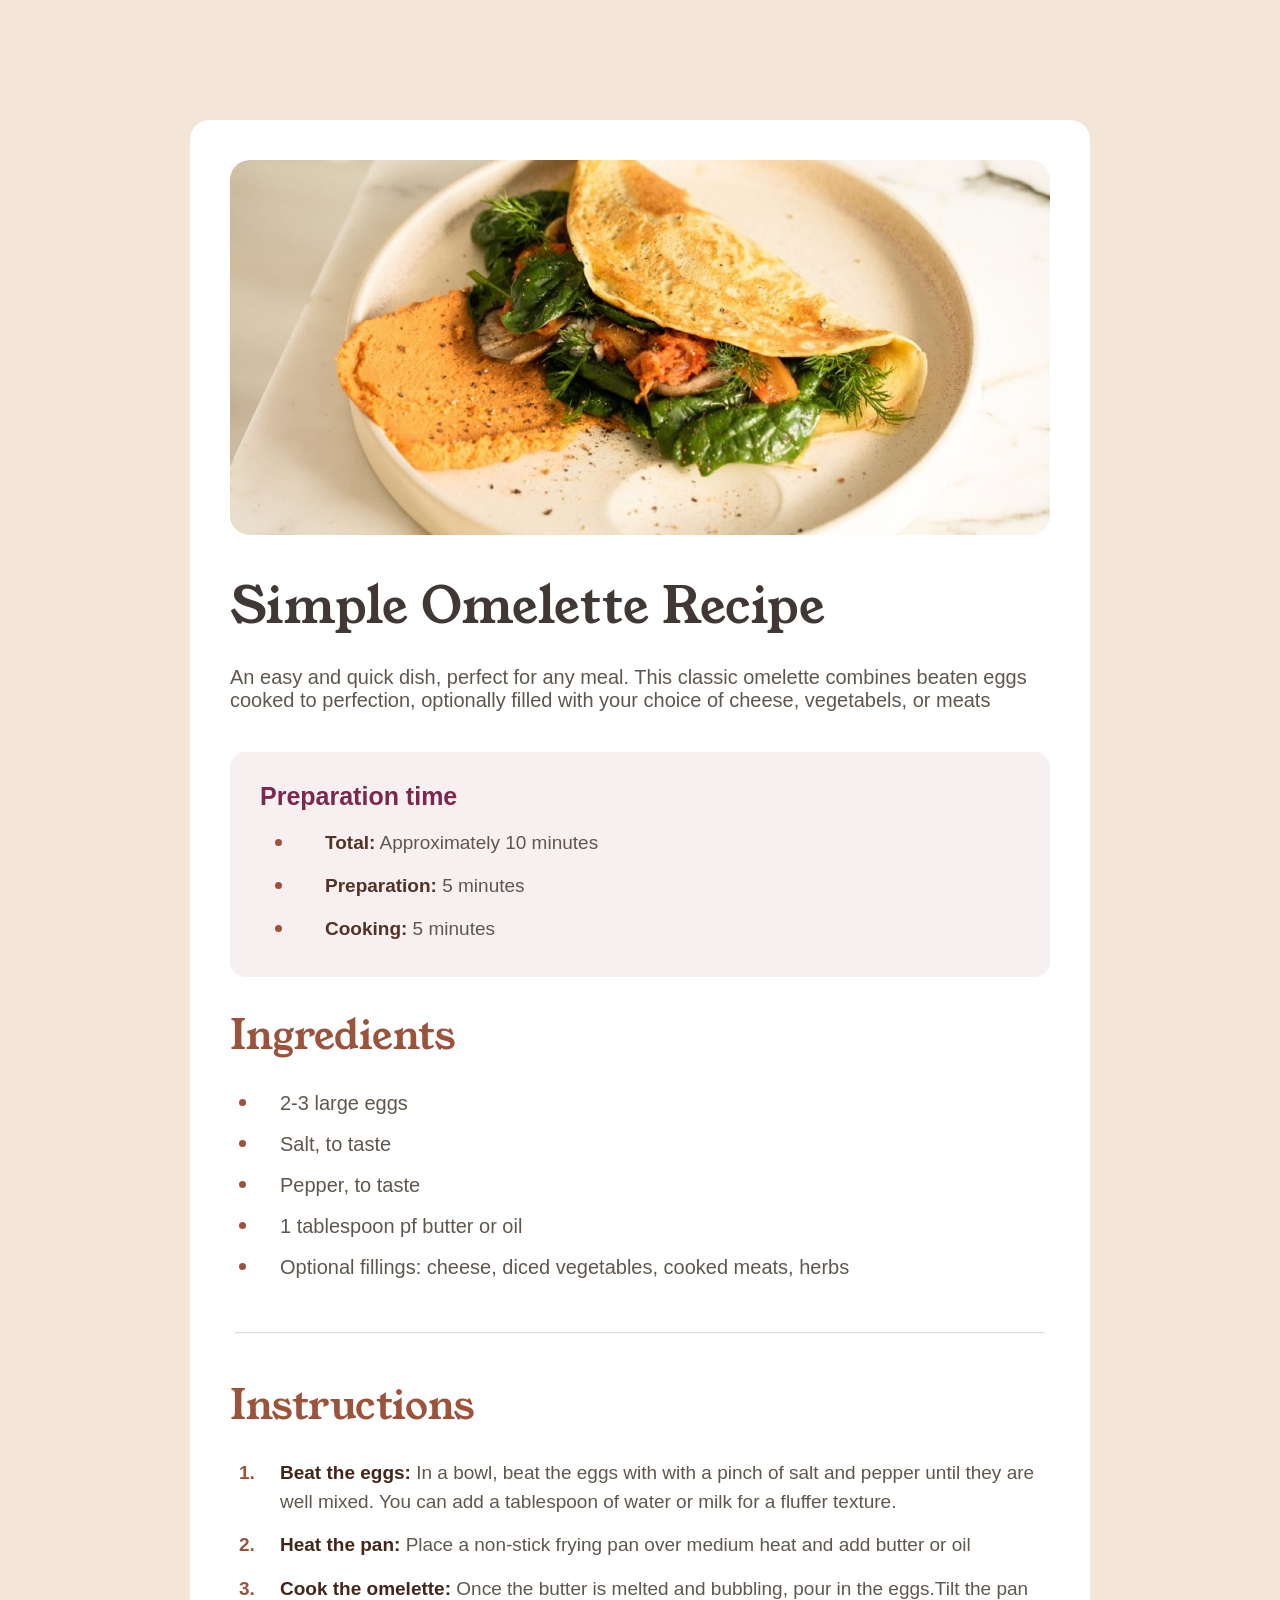
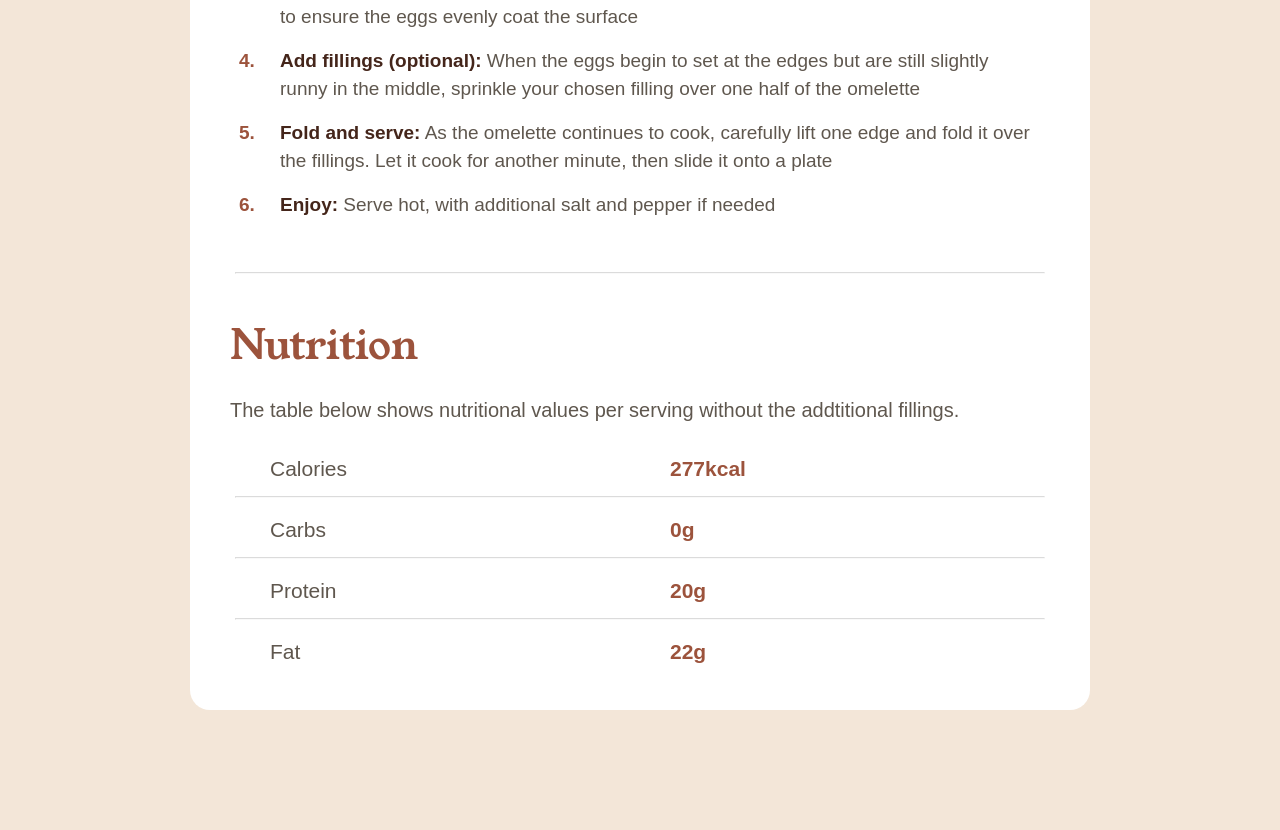
<file: index.html>
<!DOCTYPE html>
<html lang="en">
<head>
    <meta charset="UTF-8">
    <meta name="viewport" content="width=device-width, initial-scale=1.0">
    <link rel="stylesheet" href="style.css">
    <link rel="preconnect" href="https://fonts.googleapis.com">
    <link rel="preconnect" href="https://fonts.gstatic.com" crossorigin>
    <link href="https://fonts.googleapis.com/css2?family=DM+Sans:ital,opsz,wght@0,9..40,100..1000;1,9..40,100..1000&family=Figtree:ital,wght@0,300..900;1,300..900&family=Google+Sans+Flex:opsz,wght@6..144,1..1000&family=Manrope:wght@200..800&family=Playfair+Display:ital,wght@0,400..900;1,400..900&family=Roboto:ital,wght@0,100..900;1,100..900&family=Ubuntu:wght@500&family=Work+Sans:ital,wght@0,100..900;1,100..900&family=Young+Serif&display=swap" rel="stylesheet">
    <title>Receipt</title>
</head>
<body>
    <div class="main-box">
        <img src="img/pr5-omelette.jpeg" alt="">
        <div class="main-paragraph">
            <p>Simple Omelette Recipe</p>
        </div>
        <div id="text1" class="text">
            <p>
                An easy and quick dish, perfect for any meal. This classic omelette combines beaten eggs 
                cooked to perfection, optionally filled with your choice of cheese, vegetabels, or meats
            </p>
        </div>



        <div class="time">
            <div class="par2">
                <p>Preparation time</p>
            </div>
            <div class="list">
                <ul type="disc">
                    <li><p><span>Total:</span> Approximately 10 minutes</p></li>
                    <li><p><span>Preparation:</span> 5 minutes</p></li>
                    <li><p><span>Cooking:</span> 5 minutes</p></li>
                </ul>
            </div>
        </div>




        <div class="par3">
            <p>Ingredients</p>
        </div>
        <div class="list2">
            <ul type="disc">
                <li><p>2-3 large eggs</p></li>
                <li><p>Salt, to taste</p></li>
                <li><p>Pepper, to taste</p></li>
                <li><p>1 tablespoon pf butter or oil</p></li>
                <li><p>Optional fillings: cheese, diced vegetables, cooked meats, herbs</p></li>
            </ul>
        </div>

        <br><hr class="main-hr"><br>
        

        
        <div class="par4">
            <p>Instructions</p>
        </div>
        <div class="list3">
            <ol type="1">
                <li><p><span>Beat the eggs:</span> In a bowl, beat the eggs with with a pinch of salt and pepper until they are well mixed. You can add a tablespoon of water or milk for a fluffer texture.</p></li>
                <li><p><span>Heat the pan:</span> Place a non-stick frying pan over medium heat and add butter or oil</p></li>
                <li><p><span>Cook the omelette:</span> Once the butter is melted and bubbling, pour in the eggs.Tilt the pan to ensure the eggs evenly coat the surface</p></li>
                <li><p><span>Add fillings (optional):</span> When the eggs begin to set at the edges but are still slightly runny in the middle, sprinkle your chosen filling over one half of the omelette</p></li>
                <li><p><span>Fold and serve:</span> As the omelette continues to cook, carefully lift one edge and fold it over the fillings. Let it cook for another minute, then slide it onto a plate</p></li>
                <li><p><span>Enjoy:</span> Serve hot, with additional salt and pepper if needed</p></li>
            </ol>
        </div>

        <br><hr class="main-hr"><br>


        
        <div class="par5">
            <p>Nutrition</p>
        </div>
        <div id="text2" class="text">
            The table below shows nutritional values per serving without the addtitional fillings.
        </div>

        <div class="row">
            <p>Calories</p>
            <p class="value">277kcal</p>
        </div>
        <hr class="sec-hr">
        <div class="row">
            <p>Carbs</p>
            <p class="value">0g</p>
        </div>
        <hr class="sec-hr">
        <div class="row">
            <p>Protein</p>
            <p class="value">20g</p>
        </div>
        <hr class="sec-hr">
        <div class="row">
            <p>Fat</p>
            <p class="value">22g</p>
        </div>
    </div>
</body>

</html>
</file>
<file: style.css>
* {
    margin: 0;
    padding: 0;
    box-sizing: border-box;
}

body {
    display: flex;
    justify-content: center;
    align-items: center;
    background-color: #f3e6d8ff;

    font-family: "Young Serif", serif;
    font-weight: 400;
    font-style: normal;
}

.text {
    font-family: "Outfit", sans-serif;
    font-optical-sizing: auto;
    font-weight: 400;
    font-style: normal;
}


.main-box {
    width: 900px;
    background-color: white;
    height: 2190px;
    margin-top: 120px;
    border-radius: 20px;
    margin-bottom: 120px;
}

img {
    width: 820px;
    margin: 40px 40px 0 40px;
    border-radius: 20px;
}

.main-paragraph {
    font-size: 50px;
    padding: 30px 0 0 40px;
    color: rgb(65, 56, 54);
}

#text1 {
    font-size: 20px;
    padding: 25px 0 0 40px;
    color: #5f574eff;
}

.time {
    background-color: rgb(248, 239, 241);
    width: 820px;
    height: 225px;
    margin: 40px 40px 0 40px;
    padding-top: 30px;
    border-radius: 15px;
}


/* first par */

.par2 {
    color: #7b284fff;
    font-size: 25px;
    margin-left: 30px;

    font-family: "Outfit", sans-serif;
    font-optical-sizing: auto;
    font-weight: 600;
    font-style: normal;
}

.list {
    margin-left: 65px;
    font-size: 19px;
}

.list li {
    margin-top: 18px;
}

.list p {
    margin-left: 30px;
    color: #5f574eff;

    font-family: "Outfit", sans-serif;
    font-optical-sizing: auto;
    font-weight: 400;
    font-style: normal;
}

.list span {
    color: rgb(82, 51, 39);

    font-family: "Outfit", sans-serif;
    font-optical-sizing: auto;
    font-weight: 700;
    font-style: normal;
}

/* second par */

.par3 {
    font-size: 40px;
    padding: 30px 0 0 40px;
    color: rgb(156, 83, 60);
}

.list2 {
    margin-top: 25px;
    margin-left: 70px;
    font-size: 20px;
}

.list2 li {
    margin-top: 15px;
}

.list2 p {
    margin-left: 20px;
    color: #5f574eff;

    font-family: "Outfit", sans-serif;
    font-optical-sizing: auto;
    font-weight: 400;
    font-style: normal;
}

ul {
    color: rgb(156, 83, 60);
}

.main-hr {
    width: 810px;
    margin: 30px 45px 20px 45px;
    color: #5f574eff;
    opacity: 35%;
}


/* third par */

.par4 {
    font-size: 40px;
    padding: 0 0 0 40px;
    color: rgb(156, 83, 60);
}

.list3 {
    margin-top: 25px;
    margin-left: 70px;
    font-size: 19px;
    line-height: 1.5;
    width: 780px;
}

.list3 li {
    margin-top: 15px;
}

.list3 span {
    color: rgb(68, 37, 26);

    font-family: "Outfit", sans-serif;
    font-optical-sizing: auto;
    font-weight: 700;
    font-style: normal;
}

.list3 p {
    margin-left: 20px;
    color: #5f574eff;

    font-family: "Outfit", sans-serif;
    font-optical-sizing: auto;
    font-weight: 400;
    font-style: normal;
}

ol {
    color: rgb(156, 83, 60);

    font-family: "Outfit", sans-serif;
    font-optical-sizing: auto;
    font-weight: 700;
    font-style: normal;
}


/* last par */


.par5 {
    font-size: 40px;
    padding: 0 0 0 40px;
    color: rgb(156, 83, 60);
}

#text2 {
    font-size: 20px;
    padding: 25px 0 15px 40px;
    color: #5f574eff;
}

.row{
    font-size: 21px;
    display: grid;
    grid-template-columns: 100px 100px;
    margin: 20px 0 0 80px;
    color: #5f574eff;

    font-family: "Outfit", sans-serif;
    font-optical-sizing: auto;
    font-weight: 400;
    font-style: normal;
}

.value{
    color: rgb(156, 83, 60);
    margin-left: 300px;

    font-family: "Outfit", sans-serif;
    font-optical-sizing: auto;
    font-weight: 700;
    font-style: normal;
}

.sec-hr {
    width: 810px;
    margin: 15px 45px;
    color: #5f574eff;
    opacity: 35%;
}



@media (max-width: 375px) {
    body {
        display: block;
    }

    .main-box {
        width: 375px;
        height: 2007px;
        margin: 0;
        border-radius: 0;
    }

    img {
        width: 375px;
        border-radius: 0;
        margin: 0;
    }

    .time {
        width: 305px;
        margin: 0;
        margin: 20px 35px;
        height: 193px;
    }

    .main-paragraph {
        font-size: 35px;
        line-height: 0.9;
        margin-left: -2px;
    }

    #text1 {
        width: 339px;
        font-size: 15px;
        line-height: 1.4;
        font-weight: 500;
    }


    /* first par */

    .par2 {
        margin: 0;
        margin: -7px 22px 20px;
        font-size: 19px;
    }

    .list {
        width: 200px;
        font-size: 16px;
        margin: 0;
        margin-left: 50px;
    }

    .list p {
        margin: 0;
        margin-left: 10px;
        margin-top: -5px;
    }


    /* second par */

    .par3 {
        font-size: 30px;
        margin-left: -5px;
    }

    .list2 {
        margin: 0;
        margin-left: 45px;
        margin-top: 15px;
        width: 260px;
        line-height: 1.5;
        list-style-position: inside;
    }

    .list2 p {
        margin: 0;
        margin-left: 33px;
        margin-top: -26px;
        font-size: 15px;
    }

    .list2 li {
        margin: 0;
        margin-top: 5px;
    }

    .main-hr {
        width: 305px;
        margin: 0;
        margin-left: 35px;
        margin-top: 10px;
    }



    /* third par */

    .par4 {
        font-size: 30px;
        margin-left: -5px;
    }

    .list3 {
        margin: 0;
        margin-left: 60px;
        font-size: 15px;
        width: 281px;
    }

    .list3 p {
        margin: 0;
        margin-left: 15px;
    }



    /* last par */

    .par5 {
        font-size: 30px;
        margin-left: -5px;
    }

    #text2 {
        margin: -8px 0 0 -5px;
        width: 333px;
        font-size: 16px;
        line-height: 1.4;
        font-weight: 500;
    }

    .sec-hr {
        width: 305px;
        margin: 0;
        margin: 12px 35px
    }

    .row {
        margin: 0;
        margin-top: 12px;
        margin-left: 67px;
        font-size: 15px;
    }

    .value {
        margin: 0;
        margin-left: 30px;
        font-size: 15px;
    }
}
</file>
